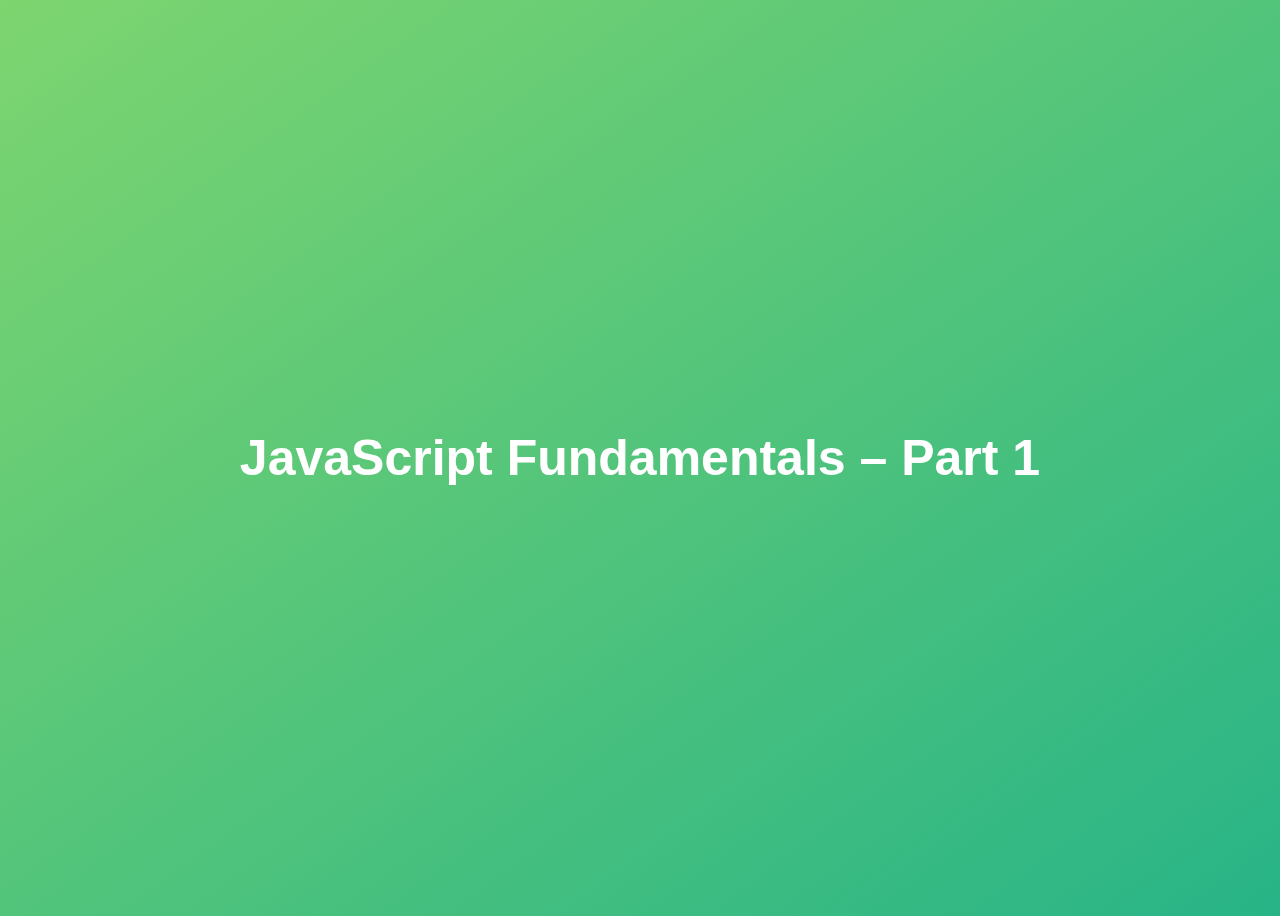
<file: 01-Fundamentals-Part-1/index.html>
<!DOCTYPE html>
<html lang="en">
  <head>
    <meta charset="UTF-8" />
    <meta name="viewport" content="width=device-width, initial-scale=1.0" />
    <meta http-equiv="X-UA-Compatible" content="ie=edge" />
    <title>JavaScript Fundamentals – Part 1</title>
    <style>
      body {
        height: 100vh;
        display: flex;
        align-items: center;
        background: linear-gradient(to top left, #28b487, #7dd56f);
      }
      h1 {
        font-family: sans-serif;
        font-size: 50px;
        line-height: 1.3;
        width: 100%;
        padding: 30px;
        text-align: center;
        color: white;
      }
    </style>
  </head>
  <body>
    <h1>JavaScript Fundamentals – Part 1</h1>
  </body>
</html>
</file>
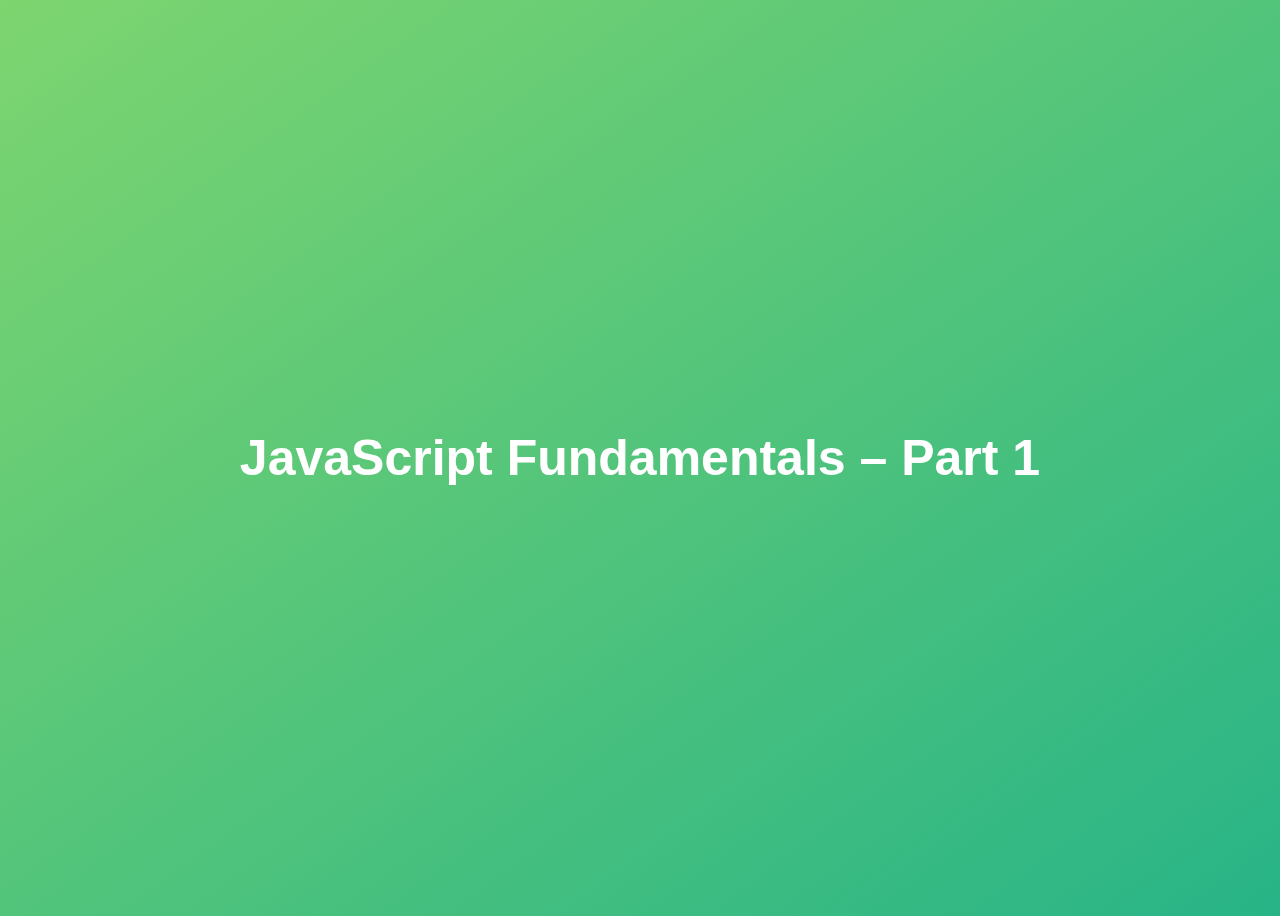
<file: 02-Fundamentals-Part-2/index.html>
<!DOCTYPE html>
<html lang="en">
  <head>
    <meta charset="UTF-8" />
    <meta name="viewport" content="width=device-width, initial-scale=1.0" />
    <meta http-equiv="X-UA-Compatible" content="ie=edge" />
    <title>JavaScript Fundamentals – Part 1</title>
    <style>
      body {
        height: 100vh;
        display: flex;
        align-items: center;
        background: linear-gradient(to top left, #28b487, #7dd56f);
      }
      h1 {
        font-family: sans-serif;
        font-size: 50px;
        line-height: 1.3;
        width: 100%;
        padding: 30px;
        text-align: center;
        color: white;
      }
    </style>
  </head>
  <body>
    <h1>JavaScript Fundamentals – Part 1</h1>

    <script src="script.js"></script>
    <script src="assignments.js"></script>
    <script src="challenges.js"></script>
  </body>
</html>
</file>
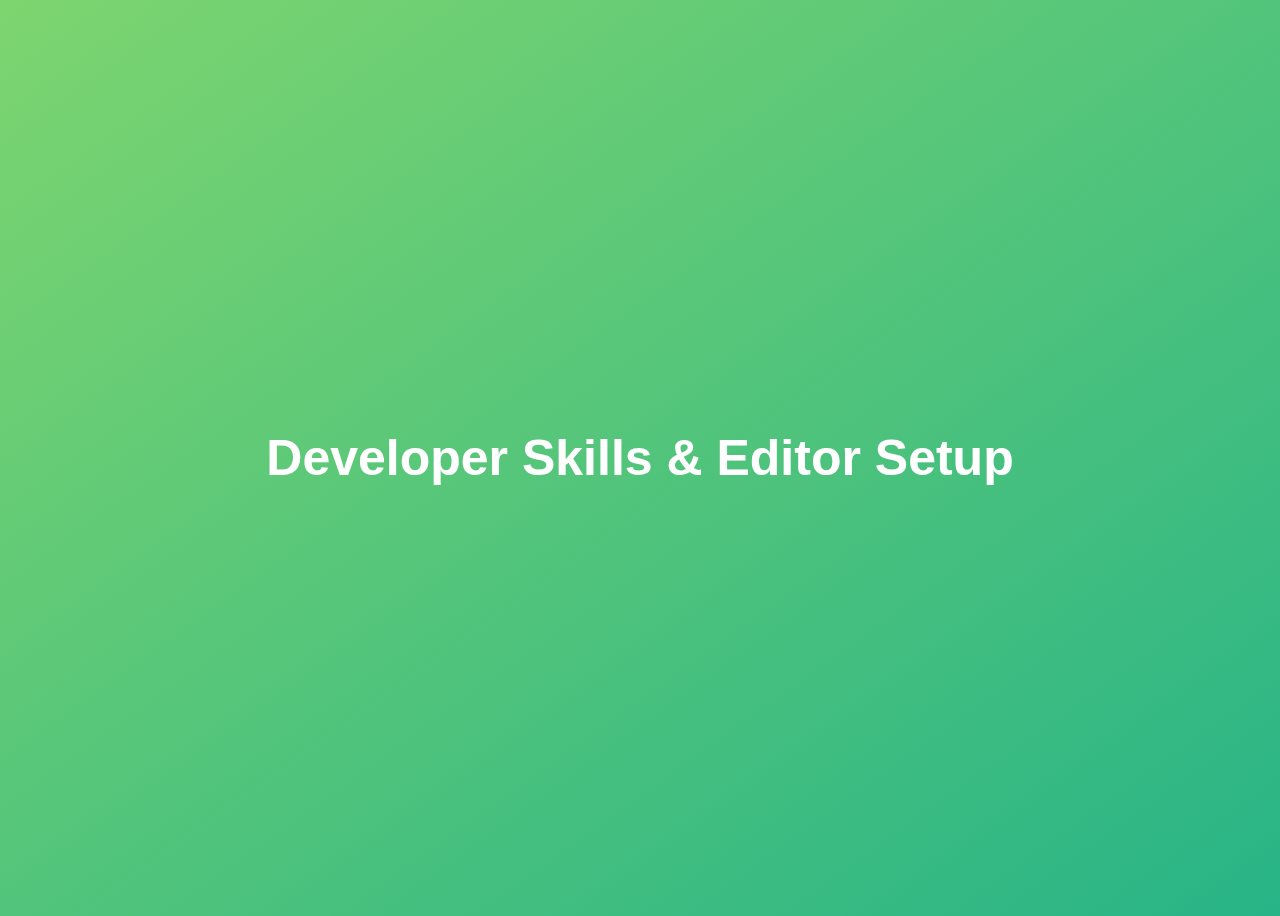
<file: 03-Developer-Skills/index.html>
<!DOCTYPE html>
<html lang="en">
  <head>
    <meta charset="UTF-8" />
    <meta name="viewport" content="width=device-width, initial-scale=1.0" />
    <meta http-equiv="X-UA-Compatible" content="ie=edge" />
    <title>Developer Skills & Editor Setup</title>
    <style>
      body {
        height: 100vh;
        display: flex;
        align-items: center;
        background: linear-gradient(to top left, #28b487, #7dd56f);
      }
      h1 {
        font-family: sans-serif;
        font-size: 50px;
        line-height: 1.3;
        width: 100%;
        padding: 30px;
        text-align: center;
        color: white;
      }
    </style>
  </head>
  <body>
    <h1>Developer Skills & Editor Setup</h1>
    <script src="script.js"></script>
    <script src="challenges.js"></script>
  </body>
</html>
</file>
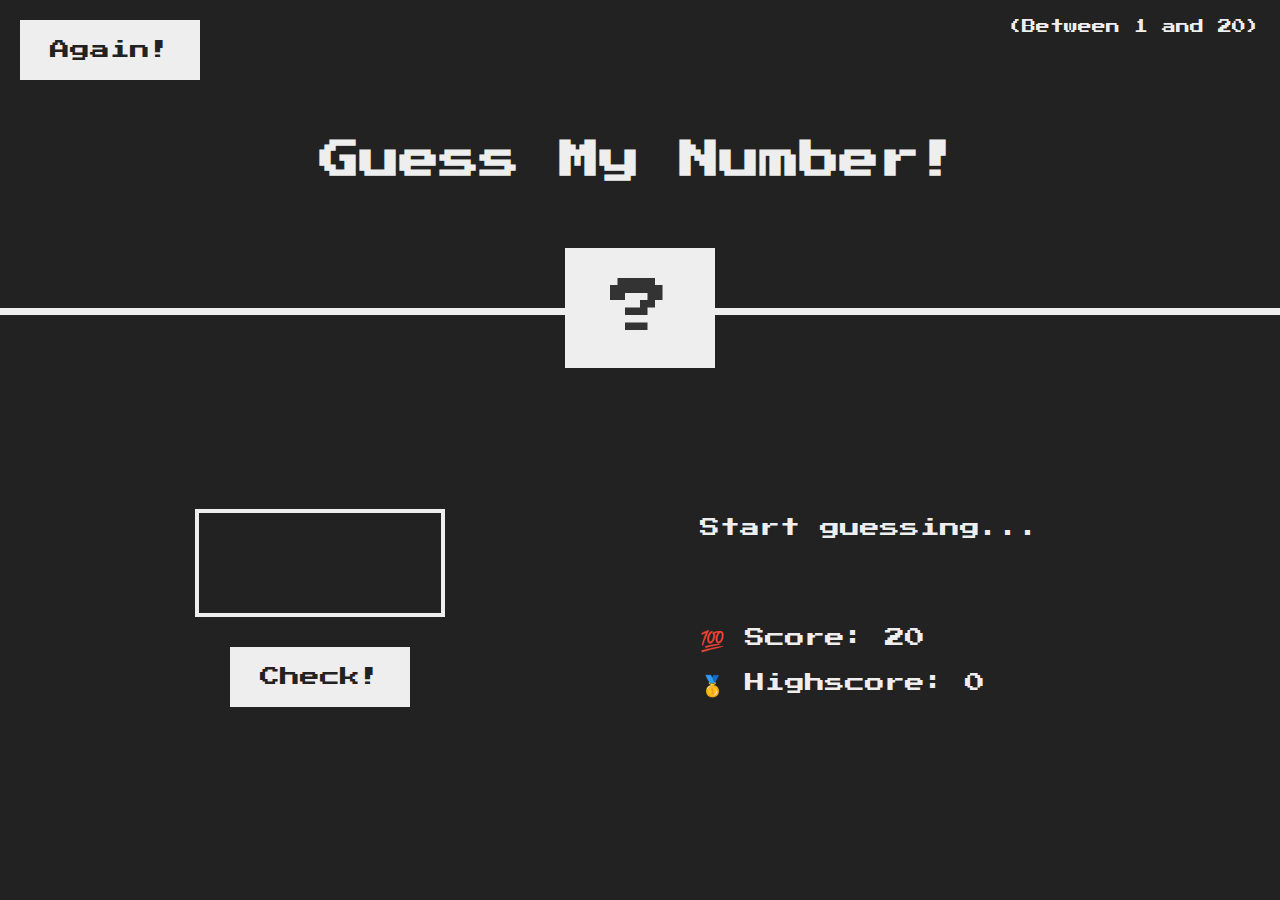
<file: 05-Guess-My-Number/index.html>
<!DOCTYPE html>
<html lang="en">
  <head>
    <meta charset="UTF-8" />
    <meta name="viewport" content="width=device-width, initial-scale=1.0" />
    <meta http-equiv="X-UA-Compatible" content="ie=edge" />
    <link rel="stylesheet" href="style.css" />
    <title>Guess My Number!</title>
  </head>
  <body>
    <header>
      <h1>Guess My Number!</h1>
      <p class="between">(Between 1 and 20)</p>
      <button class="btn again">Again!</button>
      <div class="number">?</div>
    </header>
    <main>
      <section class="left">
        <input type="number" class="guess" />
        <button class="btn check">Check!</button>
      </section>
      <section class="right">
        <p class="message">Start guessing...</p>
        <p class="label-score">💯 Score: <span class="score">20</span></p>
        <p class="label-highscore">
          🥇 Highscore: <span class="highscore">0</span>
        </p>
      </section>
    </main>
    <script src="script.js"></script>
  </body>
</html>
</file>
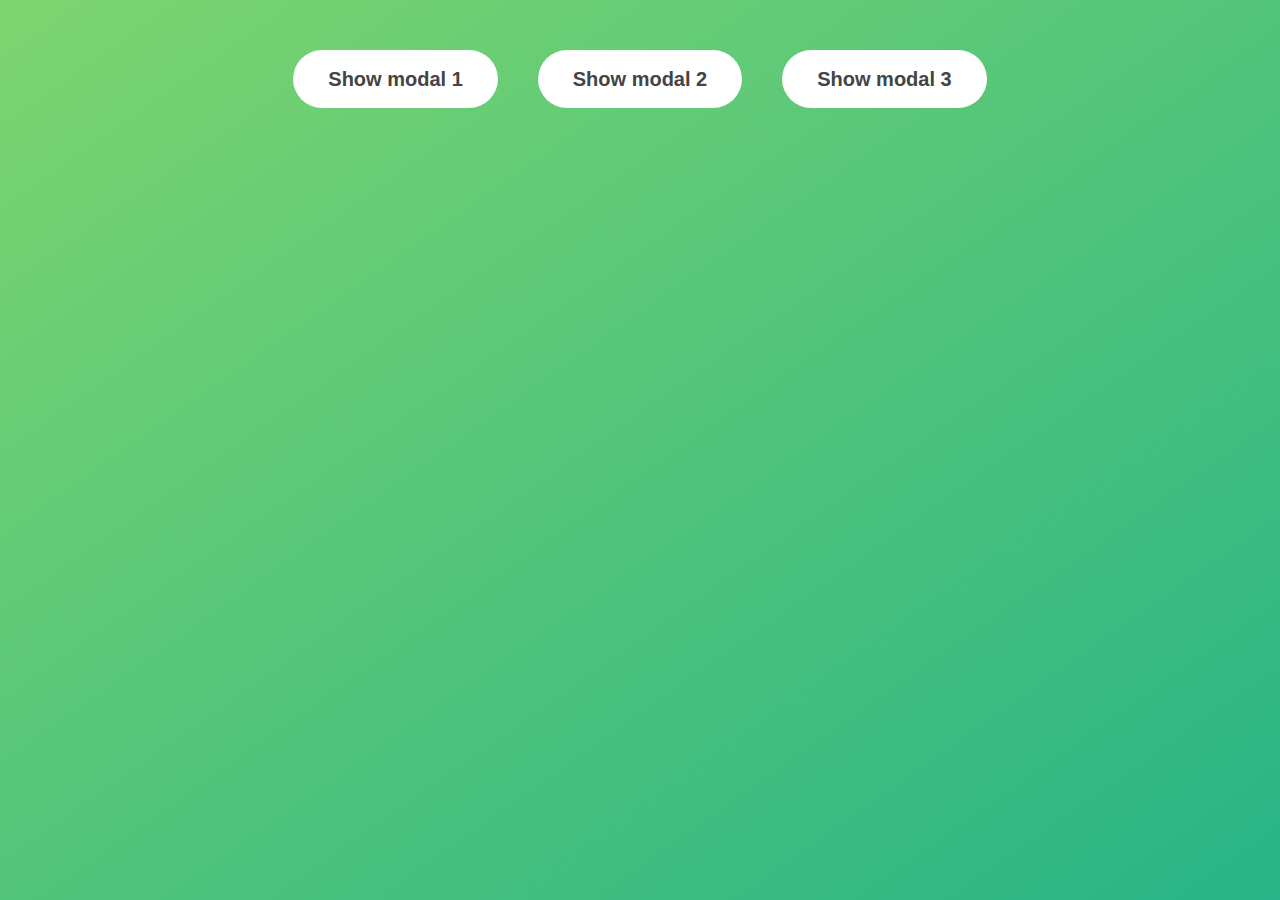
<file: 06-Modal/index.html>
<!DOCTYPE html>
<html lang="en">
  <head>
    <meta charset="UTF-8" />
    <meta name="viewport" content="width=device-width, initial-scale=1.0" />
    <meta http-equiv="X-UA-Compatible" content="ie=edge" />
    <link rel="stylesheet" href="style.css" />
    <title>Modal window</title>
  </head>
  <body>
    <button class="show-modal">Show modal 1</button>
    <button class="show-modal">Show modal 2</button>
    <button class="show-modal">Show modal 3</button>

    <div class="modal hidden">
      <button class="close-modal">&times;</button>
      <h1>I'm a modal window 😍</h1>
      <p>
        Lorem ipsum dolor sit amet, consectetur adipisicing elit, sed do eiusmod
        tempor incididunt ut labore et dolore magna aliqua. Ut enim ad minim
        veniam, quis nostrud exercitation ullamco laboris nisi ut aliquip ex ea
        commodo consequat. Duis aute irure dolor in reprehenderit in voluptate
        velit esse cillum dolore eu fugiat nulla pariatur. Excepteur sint
        occaecat cupidatat non proident, sunt in culpa qui officia deserunt
        mollit anim id est laborum.
      </p>
    </div>
    <div class="overlay hidden"></div>

    <script src="script.js"></script>
  </body>
</html>
</file>
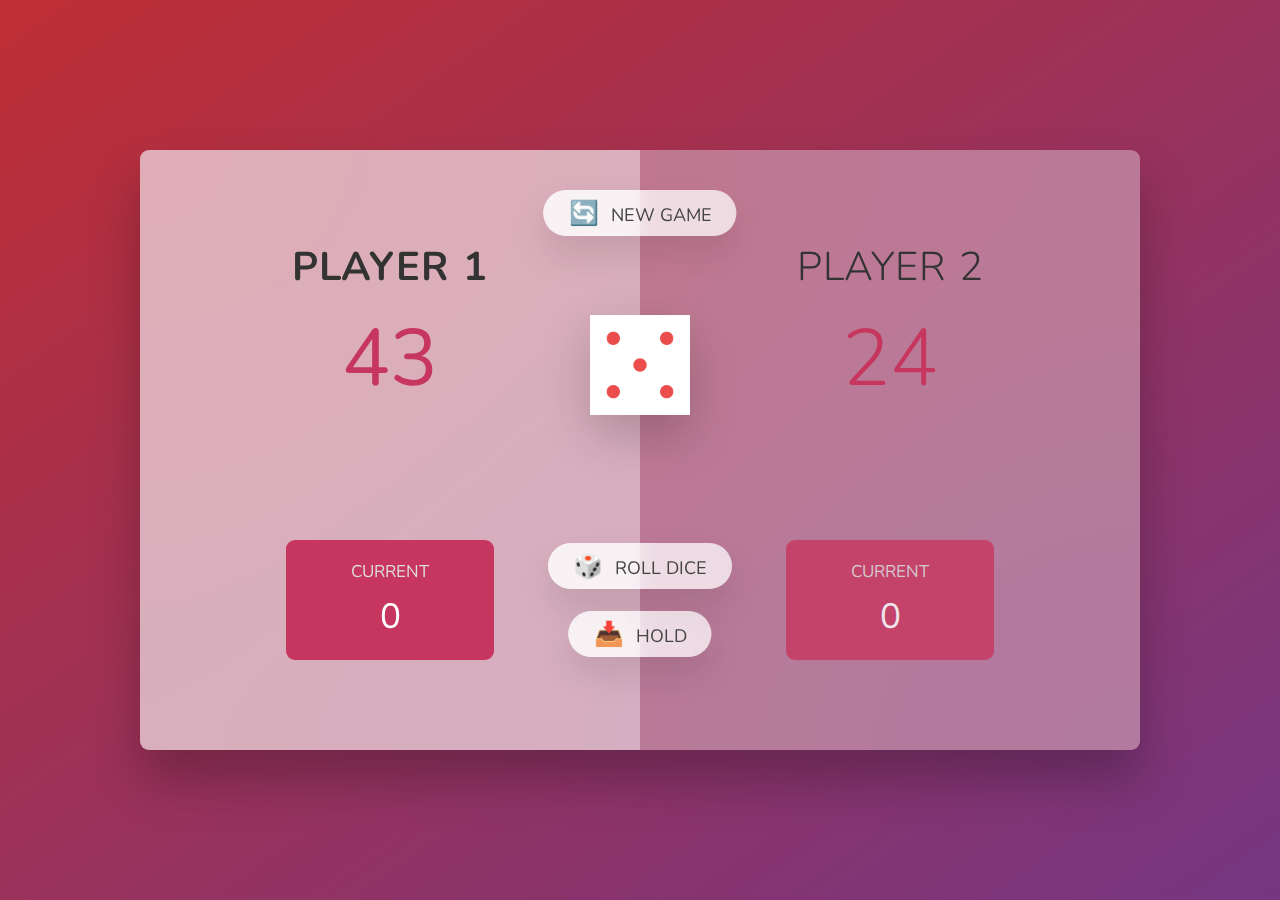
<file: 07-Pig-Game/index.html>
<!DOCTYPE html>
<html lang="en">
  <head>
    <meta charset="UTF-8" />
    <meta name="viewport" content="width=device-width, initial-scale=1.0" />
    <meta http-equiv="X-UA-Compatible" content="ie=edge" />
    <link rel="stylesheet" href="style.css" />
    <title>Pig Game</title>
  </head>
  <body>
    <main>
      <section class="player player--0 player--active">
        <h2 class="name" id="name--0">Player 1</h2>
        <p class="score" id="score--0">43</p>
        <div class="current">
          <p class="current-label">Current</p>
          <p class="current-score" id="current--0">0</p>
        </div>
      </section>
      <section class="player player--1">
        <h2 class="name" id="name--1">Player 2</h2>
        <p class="score" id="score--1">24</p>
        <div class="current">
          <p class="current-label">Current</p>
          <p class="current-score" id="current--1">0</p>
        </div>
      </section>

      <img src="dice-5.png" alt="Playing dice" class="dice" />
      <button class="btn btn--new">🔄 New game</button>
      <button class="btn btn--roll">🎲 Roll dice</button>
      <button class="btn btn--hold">📥 Hold</button>
    </main>
    <script src="script.js"></script>
  </body>
</html>
</file>
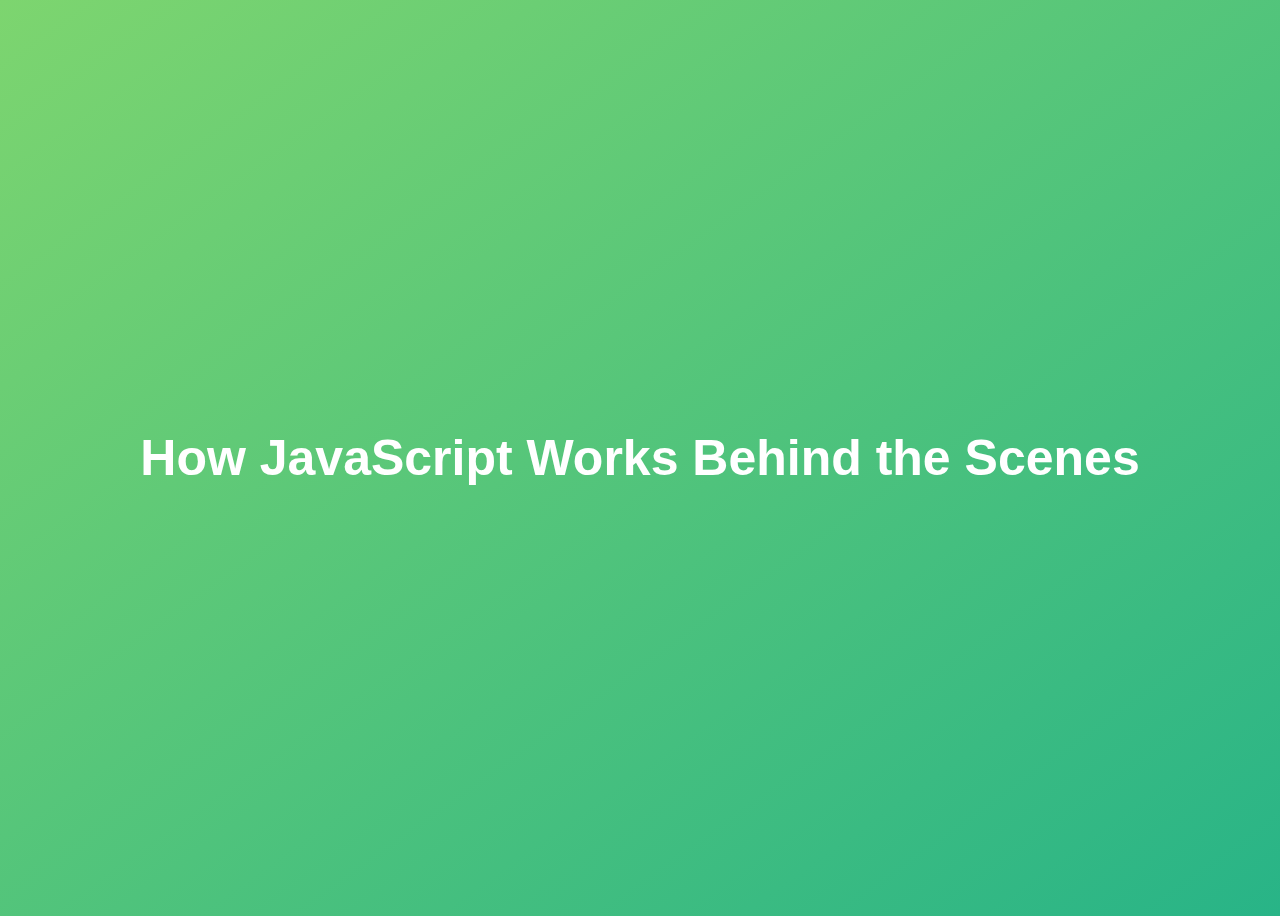
<file: 08-Behind-the-Scenes/index.html>
<!DOCTYPE html>
<html lang="en">
  <head>
    <meta charset="UTF-8" />
    <meta name="viewport" content="width=device-width, initial-scale=1.0" />
    <meta http-equiv="X-UA-Compatible" content="ie=edge" />
    <title>How JavaScript Works Behind the Scenes</title>
    <style>
      body {
        height: 100vh;
        display: flex;
        align-items: center;
        background: linear-gradient(to top left, #28b487, #7dd56f);
      }
      h1 {
        font-family: sans-serif;
        font-size: 50px;
        line-height: 1.3;
        width: 100%;
        padding: 30px;
        text-align: center;
        color: white;
      }
    </style>
  </head>
  <body>
    <h1>How JavaScript Works Behind the Scenes</h1>
    <script src="script.js"></script>
  </body>
</html>
</file>
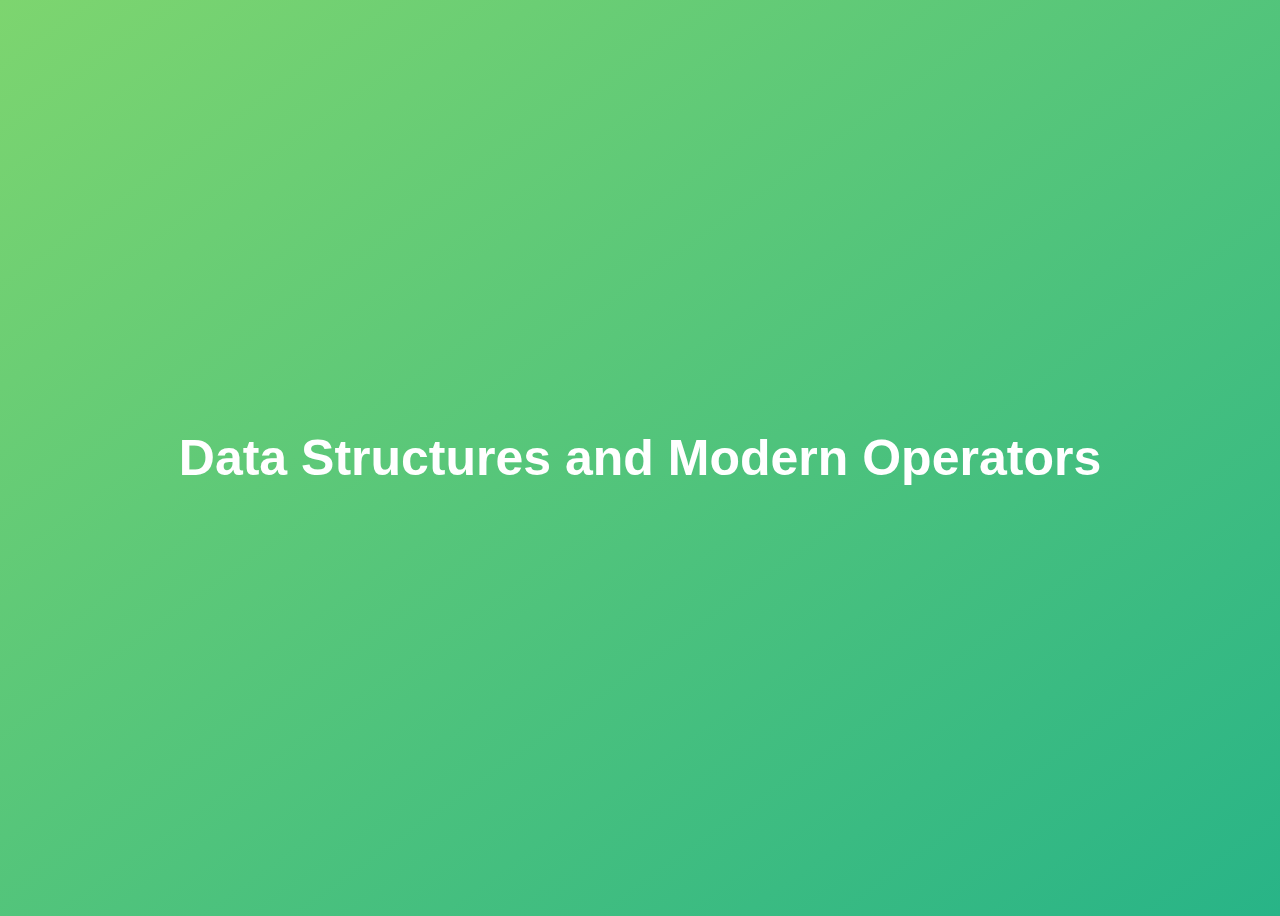
<file: 09-Data-Structures-Operators/index.html>
<!DOCTYPE html>
<html lang="en">
  <head>
    <meta charset="UTF-8" />
    <meta name="viewport" content="width=device-width, initial-scale=1.0" />
    <meta http-equiv="X-UA-Compatible" content="ie=edge" />
    <title>Data Structures and Modern Operators</title>
    <style>
      body {
        height: 100vh;
        display: flex;
        align-items: center;
        background: linear-gradient(to top left, #28b487, #7dd56f);
      }
      h1 {
        font-family: sans-serif;
        font-size: 50px;
        line-height: 1.3;
        width: 100%;
        padding: 30px;
        text-align: center;
        color: white;
      }
      button {
        width: 50px;
        height: 20px;
        margin: 10px;
      }
      textarea {
        width: 300px;
        height: 100px;
      }
    </style>
  </head>
  <body>
    <h1>Data Structures and Modern Operators</h1>
    <script src="script.js"></script>
    <script src="assignments.js"></script>
  </body>
</html>
</file>
<file: 05-Guess-My-Number/style.css>
@import url('https://fonts.googleapis.com/css?family=Press+Start+2P&display=swap');

* {
  margin: 0;
  padding: 0;
  box-sizing: inherit;
}

html {
  font-size: 62.5%;
  box-sizing: border-box;
}

body {
  font-family: 'Press Start 2P', sans-serif;
  color: #eee;
  background-color: #222;
  /* background-color: #60b347; */
}

/* LAYOUT */
header {
  position: relative;
  height: 35vh;
  border-bottom: 7px solid #eee;
}

main {
  height: 65vh;
  color: #eee;
  display: flex;
  align-items: center;
  justify-content: space-around;
}

.left {
  width: 52rem;
  display: flex;
  flex-direction: column;
  align-items: center;
}

.right {
  width: 52rem;
  font-size: 2rem;
}

/* ELEMENTS STYLE */
h1 {
  font-size: 4rem;
  text-align: center;
  position: absolute;
  width: 100%;
  top: 52%;
  left: 50%;
  transform: translate(-50%, -50%);
}

.number {
  background: #eee;
  color: #333;
  font-size: 6rem;
  width: 15rem;
  padding: 3rem 0rem;
  text-align: center;
  position: absolute;
  bottom: 0;
  left: 50%;
  transform: translate(-50%, 50%);
}

.between {
  font-size: 1.4rem;
  position: absolute;
  top: 2rem;
  right: 2rem;
}

.again {
  position: absolute;
  top: 2rem;
  left: 2rem;
}

.guess {
  background: none;
  border: 4px solid #eee;
  font-family: inherit;
  color: inherit;
  font-size: 5rem;
  padding: 2.5rem;
  width: 25rem;
  text-align: center;
  display: block;
  margin-bottom: 3rem;
}

.btn {
  border: none;
  background-color: #eee;
  color: #222;
  font-size: 2rem;
  font-family: inherit;
  padding: 2rem 3rem;
  cursor: pointer;
}

.btn:hover {
  background-color: #ccc;
}

.message {
  margin-bottom: 8rem;
  height: 3rem;
}

.label-score {
  margin-bottom: 2rem;
}
</file>
<file: 06-Modal/style.css>
* {
  margin: 0;
  padding: 0;
  box-sizing: inherit;
}

html {
  font-size: 62.5%;
  box-sizing: border-box;
}

body {
  font-family: sans-serif;
  color: #333;
  line-height: 1.5;
  height: 100vh;
  position: relative;
  display: flex;
  align-items: flex-start;
  justify-content: center;
  background: linear-gradient(to top left, #28b487, #7dd56f);
}

.show-modal {
  font-size: 2rem;
  font-weight: 600;
  padding: 1.75rem 3.5rem;
  margin: 5rem 2rem;
  border: none;
  background-color: #fff;
  color: #444;
  border-radius: 10rem;
  cursor: pointer;
}

.close-modal {
  position: absolute;
  top: 1.2rem;
  right: 2rem;
  font-size: 5rem;
  color: #333;
  cursor: pointer;
  border: none;
  background: none;
}

h1 {
  font-size: 2.5rem;
  margin-bottom: 2rem;
}

p {
  font-size: 1.8rem;
}

/* -------------------------- */
/* CLASSES TO MAKE MODAL WORK */
.hidden {
  display: none;
}

.modal {
  position: absolute;
  top: 50%;
  left: 50%;
  transform: translate(-50%, -50%);
  width: 70%;

  background-color: white;
  padding: 6rem;
  border-radius: 5px;
  box-shadow: 0 3rem 5rem rgba(0, 0, 0, 0.3);
  z-index: 10;
}

.overlay {
  position: absolute;
  top: 0;
  left: 0;
  width: 100%;
  height: 100%;
  background-color: rgba(0, 0, 0, 0.6);
  backdrop-filter: blur(3px);
  z-index: 5;
}
</file>
<file: 07-Pig-Game/style.css>
@import url('https://fonts.googleapis.com/css2?family=Nunito&display=swap');

* {
  margin: 0;
  padding: 0;
  box-sizing: inherit;
}

html {
  font-size: 62.5%;
  box-sizing: border-box;
}

body {
  font-family: 'Nunito', sans-serif;
  font-weight: 400;
  height: 100vh;
  color: #333;
  background-image: linear-gradient(to top left, #753682 0%, #bf2e34 100%);
  display: flex;
  align-items: center;
  justify-content: center;
}

/* LAYOUT */
main {
  position: relative;
  width: 100rem;
  height: 60rem;
  background-color: rgba(255, 255, 255, 0.35);
  backdrop-filter: blur(200px);
  filter: blur();
  box-shadow: 0 3rem 5rem rgba(0, 0, 0, 0.25);
  border-radius: 9px;
  overflow: hidden;
  display: flex;
}

.player {
  flex: 50%;
  padding: 9rem;
  display: flex;
  flex-direction: column;
  align-items: center;
  transition: all 0.75s;
}

/* ELEMENTS */
.name {
  position: relative;
  font-size: 4rem;
  text-transform: uppercase;
  letter-spacing: 1px;
  word-spacing: 2px;
  font-weight: 300;
  margin-bottom: 1rem;
}

.score {
  font-size: 8rem;
  font-weight: 300;
  color: #c7365f;
  margin-bottom: auto;
}

.player--active {
  background-color: rgba(255, 255, 255, 0.4);
}
.player--active .name {
  font-weight: 700;
}
.player--active .score {
  font-weight: 400;
}

.player--active .current {
  opacity: 1;
}

.current {
  background-color: #c7365f;
  opacity: 0.8;
  border-radius: 9px;
  color: #fff;
  width: 65%;
  padding: 2rem;
  text-align: center;
  transition: all 0.75s;
}

.current-label {
  text-transform: uppercase;
  margin-bottom: 1rem;
  font-size: 1.7rem;
  color: #ddd;
}

.current-score {
  font-size: 3.5rem;
}

/* ABSOLUTE POSITIONED ELEMENTS */
.btn {
  position: absolute;
  left: 50%;
  transform: translateX(-50%);
  color: #444;
  background: none;
  border: none;
  font-family: inherit;
  font-size: 1.8rem;
  text-transform: uppercase;
  cursor: pointer;
  font-weight: 400;
  transition: all 0.2s;

  background-color: white;
  background-color: rgba(255, 255, 255, 0.6);
  backdrop-filter: blur(10px);

  padding: 0.7rem 2.5rem;
  border-radius: 50rem;
  box-shadow: 0 1.75rem 3.5rem rgba(0, 0, 0, 0.1);
}

.btn::first-letter {
  font-size: 2.4rem;
  display: inline-block;
  margin-right: 0.7rem;
}

.btn--new {
  top: 4rem;
}
.btn--roll {
  top: 39.3rem;
}
.btn--hold {
  top: 46.1rem;
}

.btn:active {
  transform: translate(-50%, 3px);
  box-shadow: 0 1rem 2rem rgba(0, 0, 0, 0.15);
}

.btn:focus {
  outline: none;
}

.dice {
  position: absolute;
  left: 50%;
  top: 16.5rem;
  transform: translateX(-50%);
  height: 10rem;
  box-shadow: 0 2rem 5rem rgba(0, 0, 0, 0.2);
}

.player--winner {
  background-color: #2f2f2f;
}

.player--winner .name {
  font-weight: 700;
  color: #c7365f;
}
</file>
